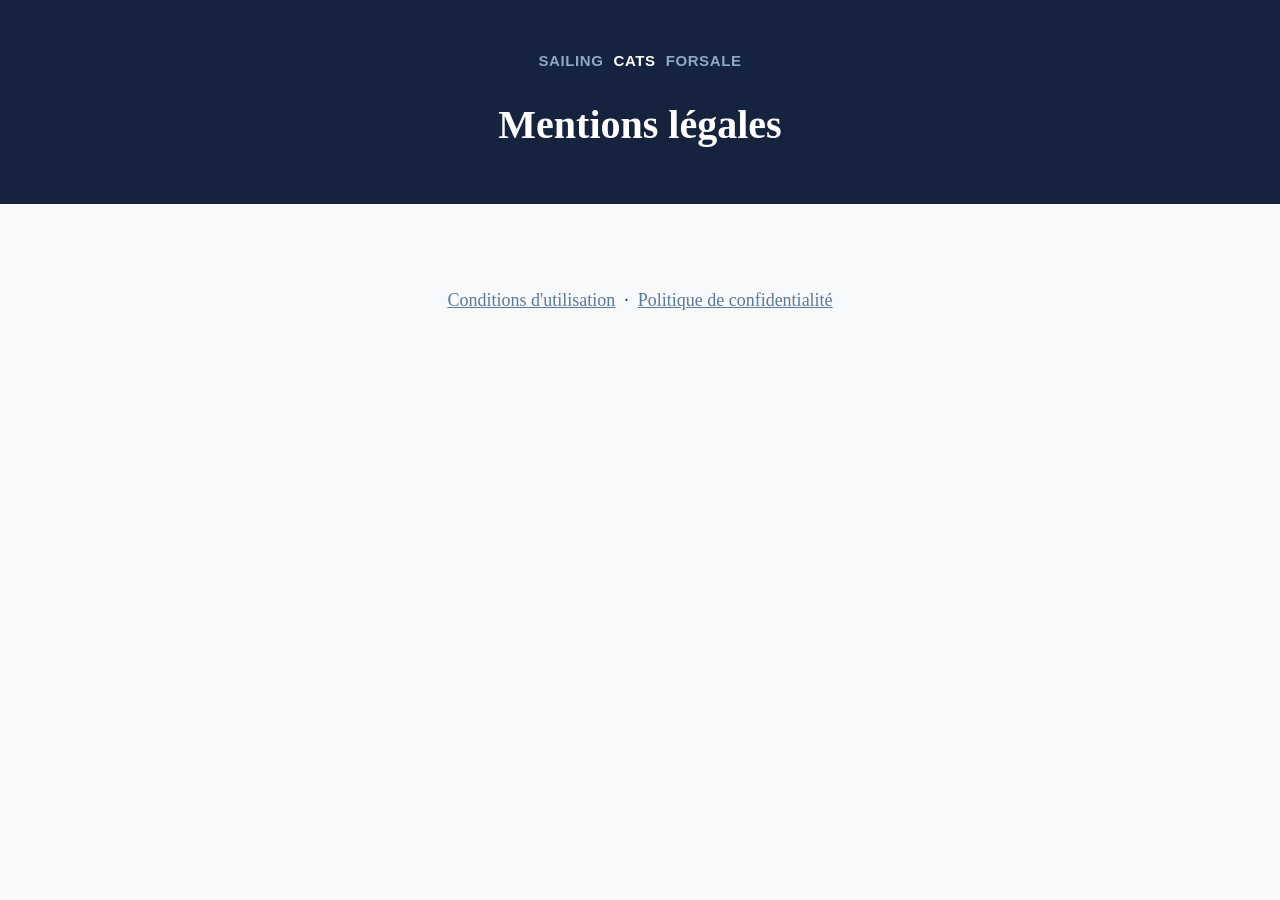
<file: index.html>
<!DOCTYPE html>
<html lang="fr">
<head>
<meta charset="UTF-8">
<meta name="viewport" content="width=device-width, initial-scale=1.0">
<title>SailingCatsForSale — Mentions légales</title>
<link rel="stylesheet" href="style.css">
</head>
<body>

<header class="legal-header">
  <div class="brand">Sailing<span class="cats">Cats</span>ForSale</div>
  <h1>Mentions légales</h1>
</header>

<main style="text-align:center; padding-top: 64px;">
  <p style="font-size:18px">
    <a href="terms.html">Conditions d'utilisation</a>
    &nbsp;·&nbsp;
    <a href="privacy.html">Politique de confidentialité</a>
  </p>
</main>

</body>
</html>
</file>
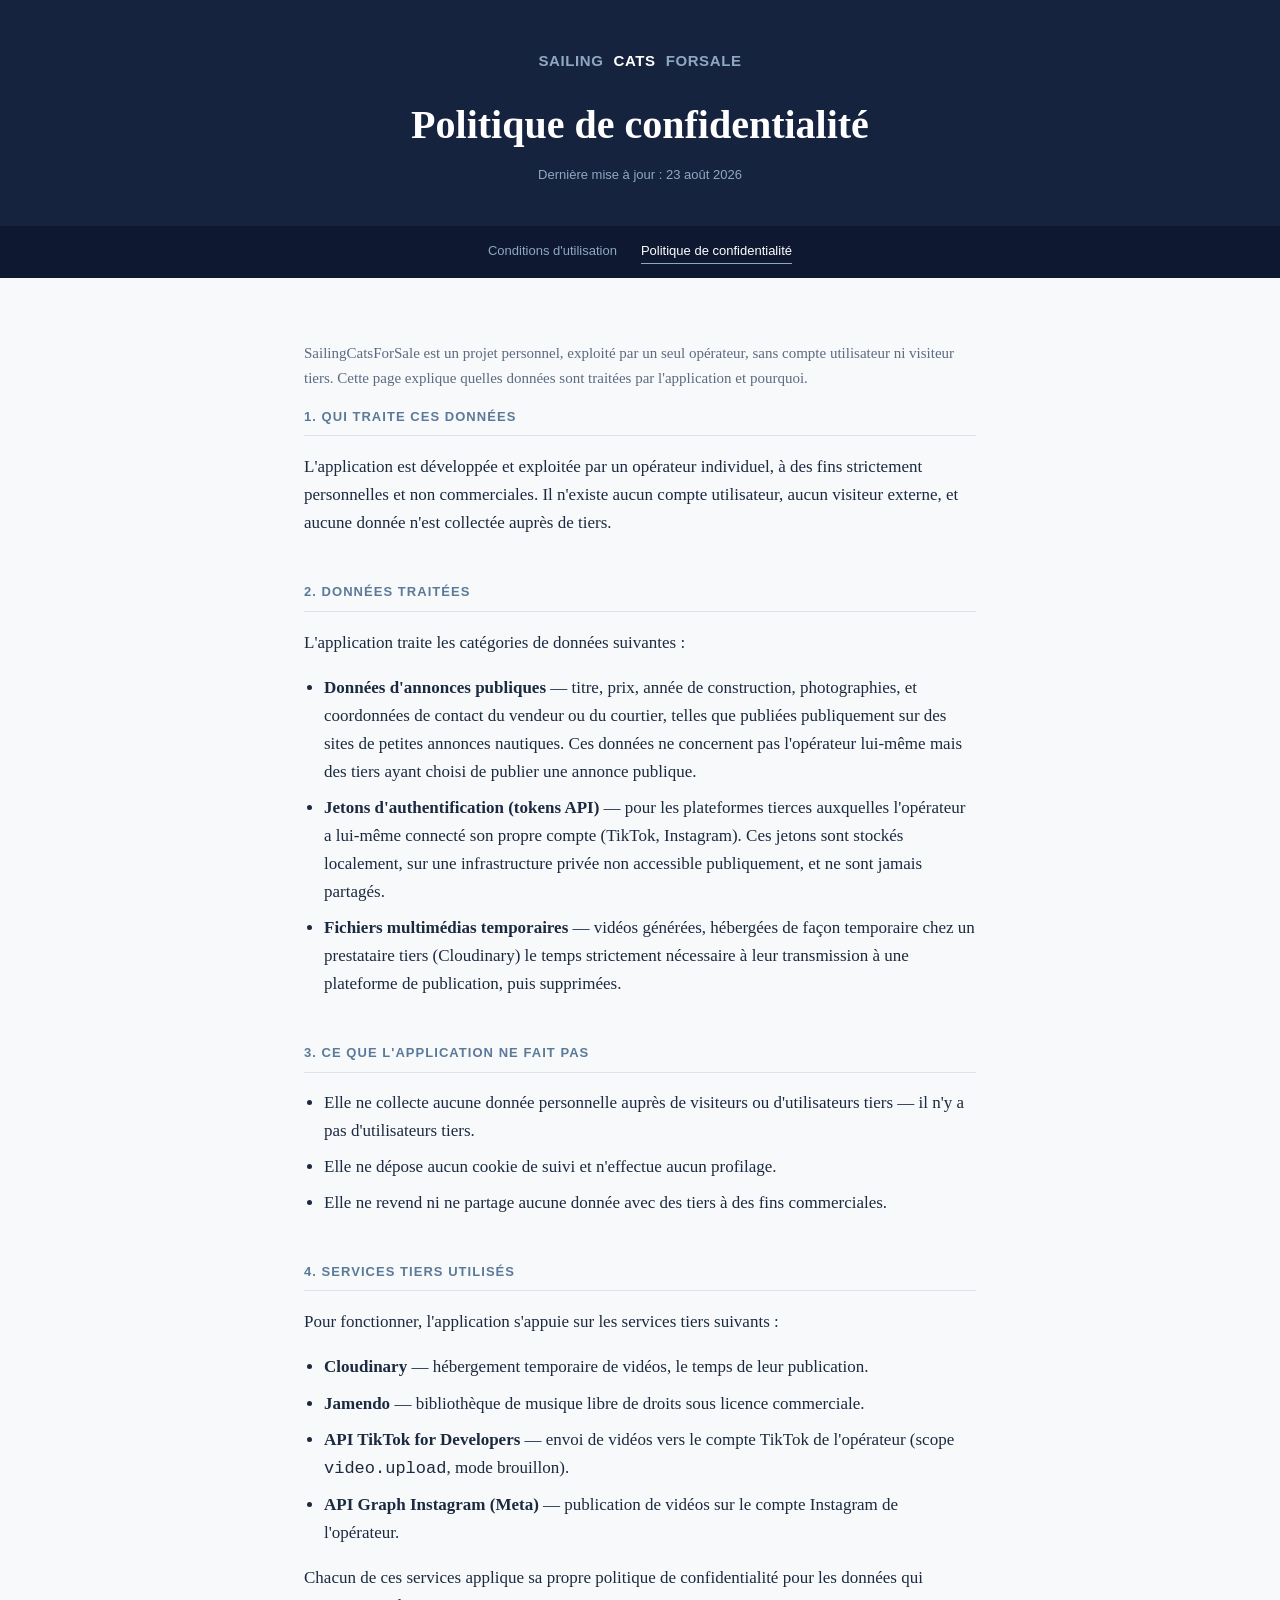
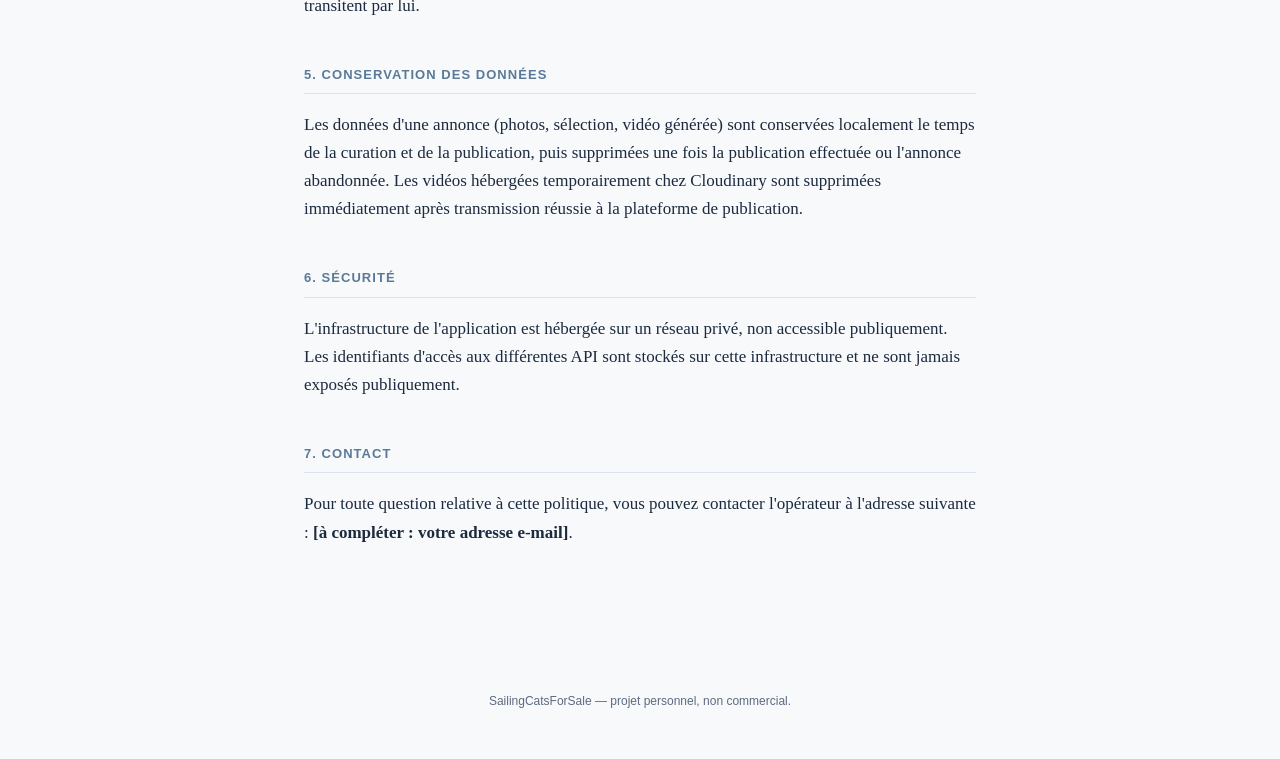
<file: privacy.html>
<!DOCTYPE html>
<html lang="fr">
<head>
<meta charset="UTF-8">
<meta name="viewport" content="width=device-width, initial-scale=1.0">
<title>Politique de confidentialité — SailingCatsForSale</title>
<link rel="stylesheet" href="style.css">
</head>
<body>

<header class="legal-header">
  <div class="brand">Sailing<span class="cats">Cats</span>ForSale</div>
  <h1>Politique de confidentialité</h1>
  <div class="updated">Dernière mise à jour : 23 août 2026</div>
</header>

<nav class="legal-nav">
  <a href="terms.html">Conditions d'utilisation</a>
  <a href="privacy.html" aria-current="page">Politique de confidentialité</a>
</nav>

<main>

<p class="muted">
  SailingCatsForSale est un projet personnel, exploité par un seul opérateur,
  sans compte utilisateur ni visiteur tiers. Cette page explique quelles
  données sont traitées par l'application et pourquoi.
</p>

<h2>1. Qui traite ces données</h2>
<p>
  L'application est développée et exploitée par un opérateur individuel, à des
  fins strictement personnelles et non commerciales. Il n'existe aucun compte
  utilisateur, aucun visiteur externe, et aucune donnée n'est collectée
  auprès de tiers.
</p>

<h2>2. Données traitées</h2>
<p>L'application traite les catégories de données suivantes :</p>
<ul>
  <li>
    <strong>Données d'annonces publiques</strong> — titre, prix, année de
    construction, photographies, et coordonnées de contact du vendeur ou du
    courtier, telles que publiées publiquement sur des sites de petites
    annonces nautiques. Ces données ne concernent pas l'opérateur lui-même
    mais des tiers ayant choisi de publier une annonce publique.
  </li>
  <li>
    <strong>Jetons d'authentification (tokens API)</strong> — pour les
    plateformes tierces auxquelles l'opérateur a lui-même connecté son propre
    compte (TikTok, Instagram). Ces jetons sont stockés localement, sur une
    infrastructure privée non accessible publiquement, et ne sont jamais
    partagés.
  </li>
  <li>
    <strong>Fichiers multimédias temporaires</strong> — vidéos générées,
    hébergées de façon temporaire chez un prestataire tiers (Cloudinary) le
    temps strictement nécessaire à leur transmission à une plateforme de
    publication, puis supprimées.
  </li>
</ul>

<h2>3. Ce que l'application NE fait PAS</h2>
<ul>
  <li>Elle ne collecte aucune donnée personnelle auprès de visiteurs ou d'utilisateurs tiers — il n'y a pas d'utilisateurs tiers.</li>
  <li>Elle ne dépose aucun cookie de suivi et n'effectue aucun profilage.</li>
  <li>Elle ne revend ni ne partage aucune donnée avec des tiers à des fins commerciales.</li>
</ul>

<h2>4. Services tiers utilisés</h2>
<p>Pour fonctionner, l'application s'appuie sur les services tiers suivants :</p>
<ul>
  <li><strong>Cloudinary</strong> — hébergement temporaire de vidéos, le temps de leur publication.</li>
  <li><strong>Jamendo</strong> — bibliothèque de musique libre de droits sous licence commerciale.</li>
  <li><strong>API TikTok for Developers</strong> — envoi de vidéos vers le compte TikTok de l'opérateur (scope <code>video.upload</code>, mode brouillon).</li>
  <li><strong>API Graph Instagram (Meta)</strong> — publication de vidéos sur le compte Instagram de l'opérateur.</li>
</ul>
<p>
  Chacun de ces services applique sa propre politique de confidentialité pour
  les données qui transitent par lui.
</p>

<h2>5. Conservation des données</h2>
<p>
  Les données d'une annonce (photos, sélection, vidéo générée) sont conservées
  localement le temps de la curation et de la publication, puis supprimées
  une fois la publication effectuée ou l'annonce abandonnée. Les vidéos
  hébergées temporairement chez Cloudinary sont supprimées immédiatement après
  transmission réussie à la plateforme de publication.
</p>

<h2>6. Sécurité</h2>
<p>
  L'infrastructure de l'application est hébergée sur un réseau privé, non
  accessible publiquement. Les identifiants d'accès aux différentes API sont
  stockés sur cette infrastructure et ne sont jamais exposés publiquement.
</p>

<h2>7. Contact</h2>
<p>
  Pour toute question relative à cette politique, vous pouvez contacter
  l'opérateur à l'adresse suivante :
  <strong>[à compléter : votre adresse e-mail]</strong>.
</p>

</main>

<footer class="legal-footer">
  SailingCatsForSale — projet personnel, non commercial.
</footer>

</body>
</html>
</file>
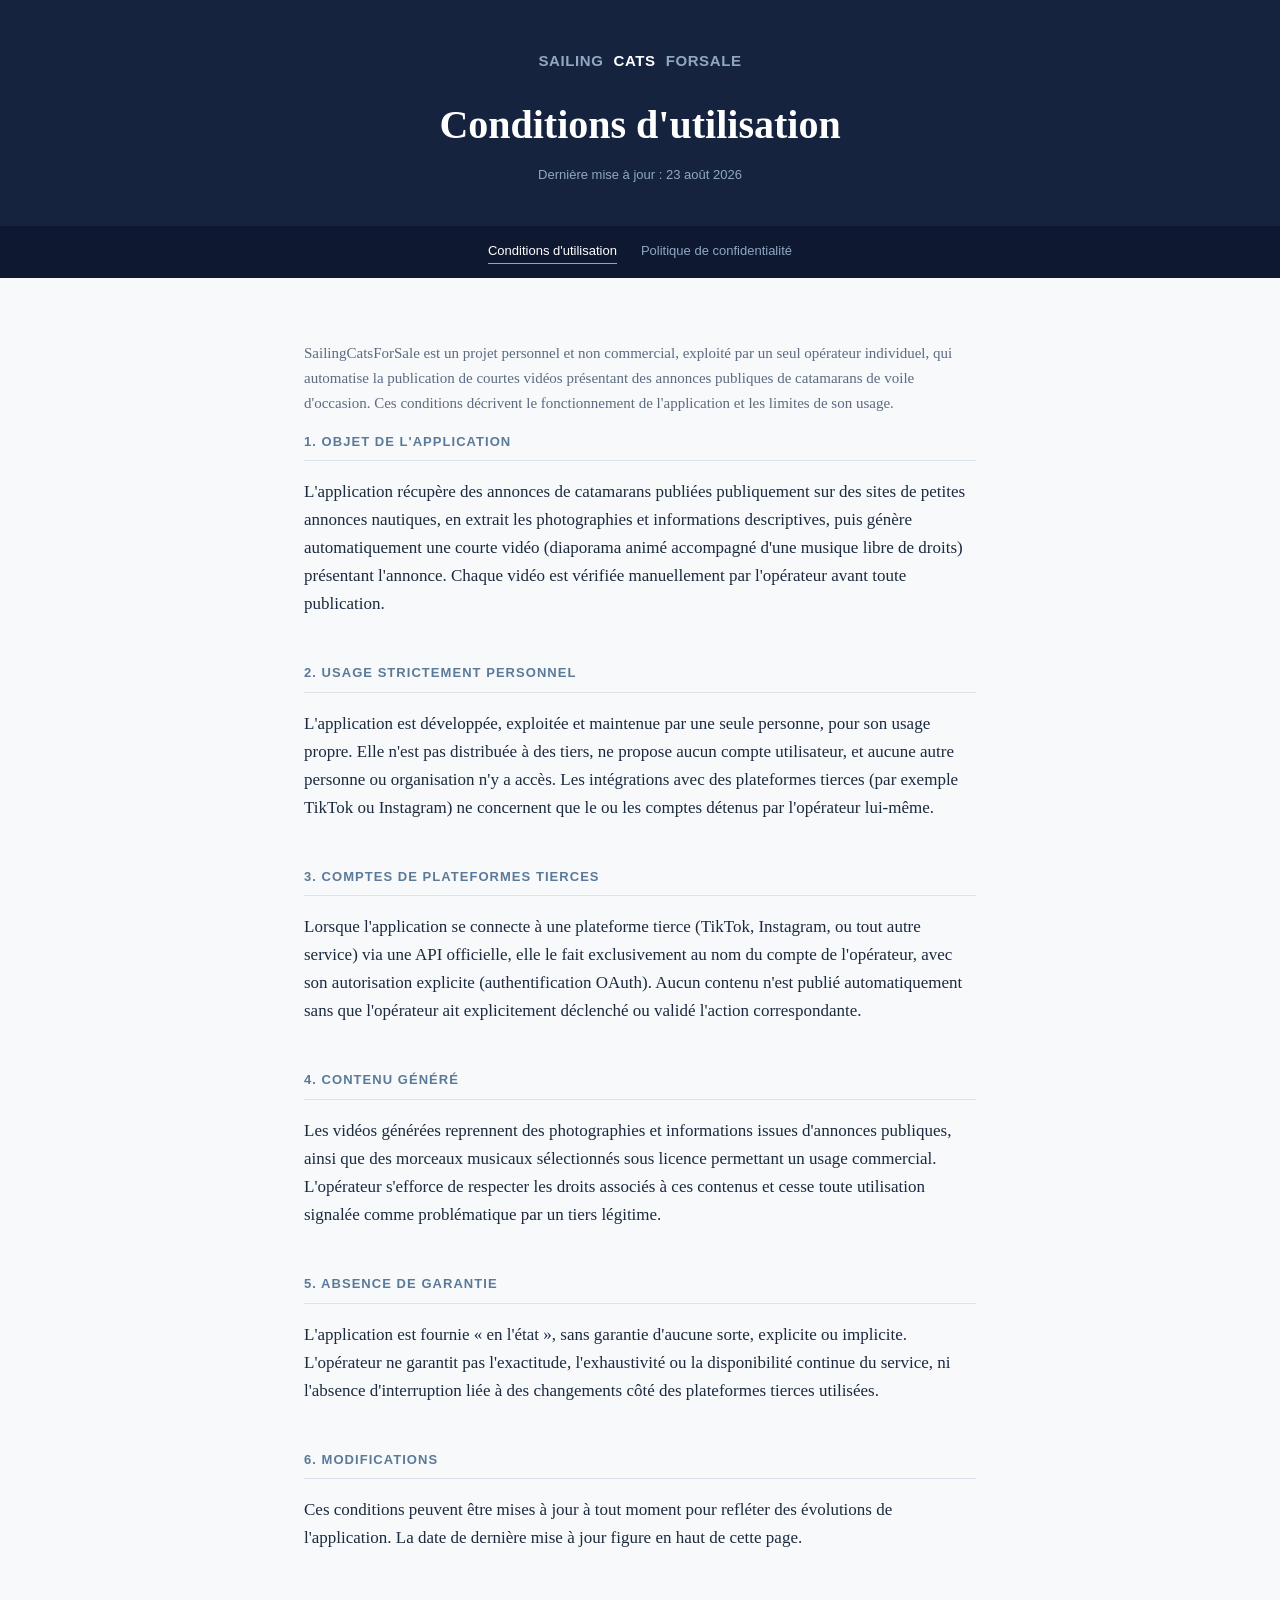
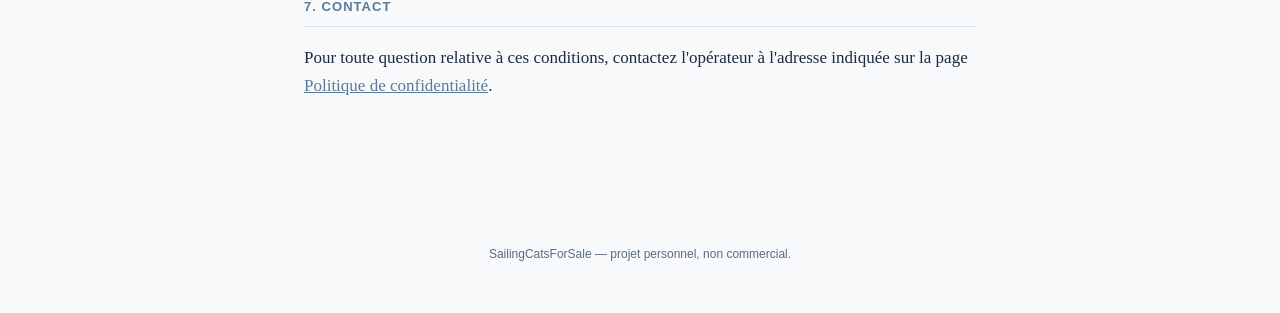
<file: terms.html>
<!DOCTYPE html>
<html lang="fr">
<head>
<meta charset="UTF-8">
<meta name="viewport" content="width=device-width, initial-scale=1.0">
<title>Conditions d'utilisation — SailingCatsForSale</title>
<link rel="stylesheet" href="style.css">
</head>
<body>

<header class="legal-header">
  <div class="brand">Sailing<span class="cats">Cats</span>ForSale</div>
  <h1>Conditions d'utilisation</h1>
  <div class="updated">Dernière mise à jour : 23 août 2026</div>
</header>

<nav class="legal-nav">
  <a href="terms.html" aria-current="page">Conditions d'utilisation</a>
  <a href="privacy.html">Politique de confidentialité</a>
</nav>

<main>

<p class="muted">
  SailingCatsForSale est un projet personnel et non commercial, exploité par un
  seul opérateur individuel, qui automatise la publication de courtes vidéos
  présentant des annonces publiques de catamarans de voile d'occasion. Ces
  conditions décrivent le fonctionnement de l'application et les limites de
  son usage.
</p>

<h2>1. Objet de l'application</h2>
<p>
  L'application récupère des annonces de catamarans publiées publiquement sur
  des sites de petites annonces nautiques, en extrait les photographies et
  informations descriptives, puis génère automatiquement une courte vidéo
  (diaporama animé accompagné d'une musique libre de droits) présentant
  l'annonce. Chaque vidéo est vérifiée manuellement par l'opérateur avant
  toute publication.
</p>

<h2>2. Usage strictement personnel</h2>
<p>
  L'application est développée, exploitée et maintenue par une seule personne,
  pour son usage propre. Elle n'est pas distribuée à des tiers, ne propose
  aucun compte utilisateur, et aucune autre personne ou organisation n'y a
  accès. Les intégrations avec des plateformes tierces (par exemple TikTok ou
  Instagram) ne concernent que le ou les comptes détenus par l'opérateur
  lui-même.
</p>

<h2>3. Comptes de plateformes tierces</h2>
<p>
  Lorsque l'application se connecte à une plateforme tierce (TikTok,
  Instagram, ou tout autre service) via une API officielle, elle le fait
  exclusivement au nom du compte de l'opérateur, avec son autorisation
  explicite (authentification OAuth). Aucun contenu n'est publié
  automatiquement sans que l'opérateur ait explicitement déclenché ou validé
  l'action correspondante.
</p>

<h2>4. Contenu généré</h2>
<p>
  Les vidéos générées reprennent des photographies et informations issues
  d'annonces publiques, ainsi que des morceaux musicaux sélectionnés sous
  licence permettant un usage commercial. L'opérateur s'efforce de respecter
  les droits associés à ces contenus et cesse toute utilisation signalée comme
  problématique par un tiers légitime.
</p>

<h2>5. Absence de garantie</h2>
<p>
  L'application est fournie « en l'état », sans garantie d'aucune sorte,
  explicite ou implicite. L'opérateur ne garantit pas l'exactitude,
  l'exhaustivité ou la disponibilité continue du service, ni l'absence
  d'interruption liée à des changements côté des plateformes tierces
  utilisées.
</p>

<h2>6. Modifications</h2>
<p>
  Ces conditions peuvent être mises à jour à tout moment pour refléter des
  évolutions de l'application. La date de dernière mise à jour figure en haut
  de cette page.
</p>

<h2>7. Contact</h2>
<p>
  Pour toute question relative à ces conditions, contactez l'opérateur à
  l'adresse indiquée sur la page
  <a href="privacy.html">Politique de confidentialité</a>.
</p>

</main>

<footer class="legal-footer">
  SailingCatsForSale — projet personnel, non commercial.
</footer>

</body>
</html>
</file>
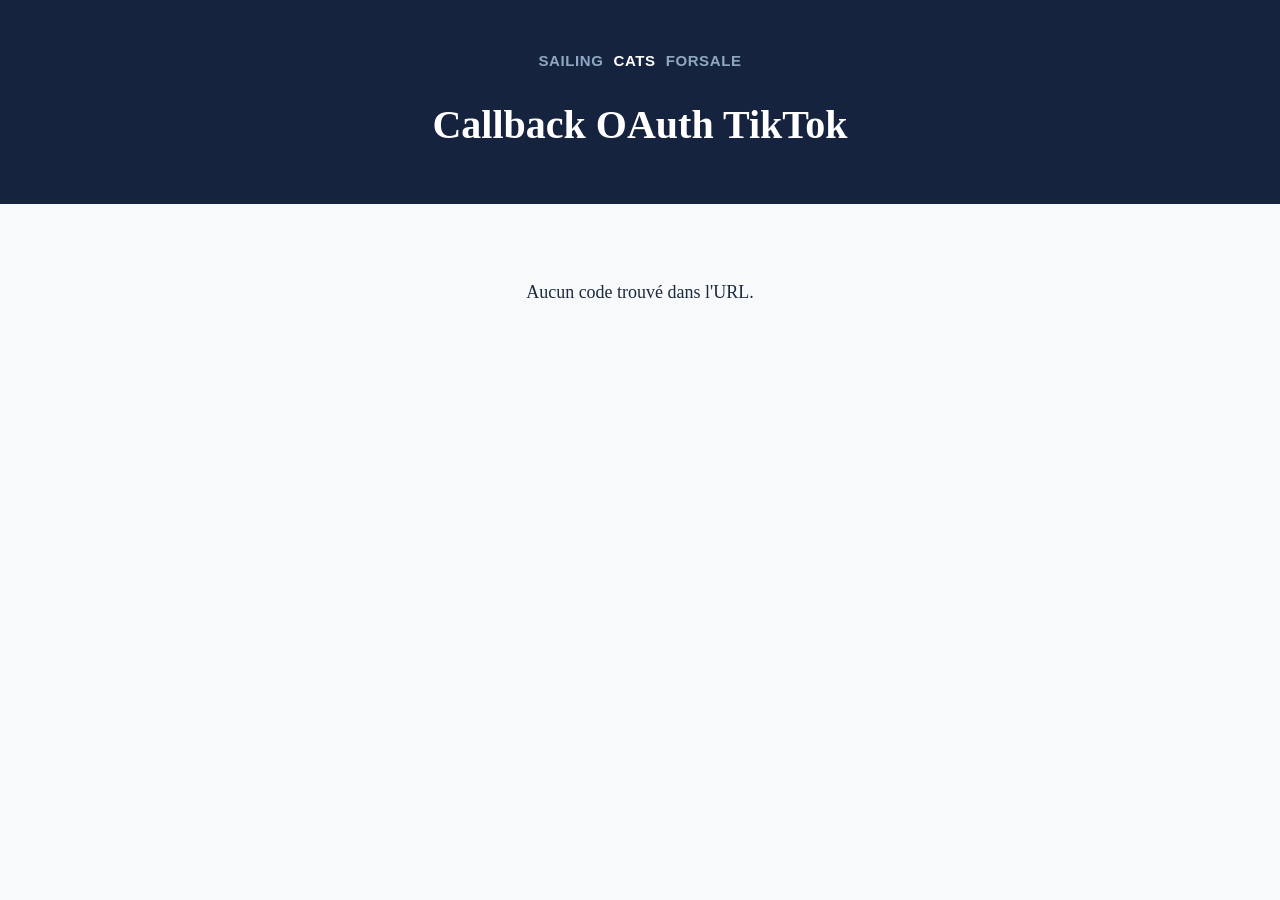
<file: tiktok-callback.html>
<!DOCTYPE html>
<html lang="fr">
<head>
<meta charset="UTF-8">
<meta name="viewport" content="width=device-width, initial-scale=1.0">
<title>Callback OAuth TikTok — SailingCatsForSale</title>
<link rel="stylesheet" href="style.css">
</head>
<body>

<header class="legal-header">
  <div class="brand">Sailing<span class="cats">Cats</span>ForSale</div>
  <h1>Callback OAuth TikTok</h1>
</header>

<main style="text-align:center; padding-top: 56px;">
  <p id="status" style="font-size:18px">Lecture des paramètres...</p>
  <p id="codeBox" style="display:none; margin-top:24px;">
    <span style="font-size:13px; color:var(--text-muted); display:block; margin-bottom:8px;">
      Code d'autorisation (copie-le rapidement, il expire vite) :
    </span>
    <code id="codeValue" style="font-size:15px; background:#eef2f7; padding:10px 16px; border-radius:6px; word-break:break-all; display:inline-block;"></code>
  </p>
  <p id="stateBox" style="display:none; margin-top:16px; font-size:13px; color:var(--text-muted);">
    state reçu : <code id="stateValue"></code>
  </p>
  <p id="errorBox" style="display:none; margin-top:24px; color:#b33; font-size:15px;"></p>
</main>

<script>
  const params = new URLSearchParams(window.location.search);
  const code = params.get('code');
  const state = params.get('state');
  const error = params.get('error');
  const errorDescription = params.get('error_description');

  const statusEl = document.getElementById('status');

  if (error) {
    statusEl.textContent = "Autorisation refusée ou erreur.";
    const errBox = document.getElementById('errorBox');
    errBox.style.display = 'block';
    errBox.textContent = error + (errorDescription ? (' — ' + errorDescription) : '');
  } else if (code) {
    statusEl.textContent = "Autorisation réussie.";
    document.getElementById('codeBox').style.display = 'block';
    document.getElementById('codeValue').textContent = code;
    if (state) {
      document.getElementById('stateBox').style.display = 'block';
      document.getElementById('stateValue').textContent = state;
    }
  } else {
    statusEl.textContent = "Aucun code trouvé dans l'URL.";
  }
</script>

</body>
</html>
</file>
<file: style.css>
:root {
  --navy: #16233f;
  --navy-deep: #0e1830;
  --steel: #5b7a99;
  --steel-light: #8fa8c2;
  --paper: #f7f9fb;
  --line: #dbe3ec;
  --text: #1c2a3f;
  --text-muted: #5c6b80;
}

* { box-sizing: border-box; }

body {
  margin: 0;
  background: var(--paper);
  color: var(--text);
  font-family: "Georgia", "Iowan Old Style", serif;
  line-height: 1.65;
}

header.legal-header {
  background: var(--navy);
  color: #fff;
  padding: 48px 24px 40px;
  text-align: center;
}

header.legal-header .brand {
  display: inline-flex;
  align-items: center;
  gap: 10px;
  font-family: "Helvetica Neue", Arial, sans-serif;
  font-weight: 700;
  letter-spacing: 0.04em;
  font-size: 15px;
  text-transform: uppercase;
  color: var(--steel-light);
}

header.legal-header .brand .cats { color: #fff; }

header.legal-header h1 {
  margin: 18px 0 6px;
  font-size: clamp(28px, 4vw, 40px);
  font-weight: 600;
}

header.legal-header .updated {
  font-family: "Helvetica Neue", Arial, sans-serif;
  font-size: 13px;
  color: var(--steel-light);
}

nav.legal-nav {
  display: flex;
  justify-content: center;
  gap: 24px;
  padding: 14px 24px;
  background: var(--navy-deep);
  font-family: "Helvetica Neue", Arial, sans-serif;
  font-size: 13px;
}

nav.legal-nav a {
  color: var(--steel-light);
  text-decoration: none;
  border-bottom: 1px solid transparent;
  padding-bottom: 2px;
}

nav.legal-nav a[aria-current="page"],
nav.legal-nav a:hover {
  color: #fff;
  border-bottom-color: var(--steel-light);
}

main {
  max-width: 720px;
  margin: 0 auto;
  padding: 48px 24px 96px;
}

main h2 {
  font-family: "Helvetica Neue", Arial, sans-serif;
  font-size: 13px;
  text-transform: uppercase;
  letter-spacing: 0.08em;
  color: var(--steel);
  margin: 44px 0 12px;
  padding-bottom: 8px;
  border-bottom: 1px solid var(--line);
}

main h2:first-of-type { margin-top: 0; }

main p, main li {
  font-size: 17px;
  color: var(--text);
}

main p.muted {
  color: var(--text-muted);
  font-size: 15px;
}

main ul { padding-left: 20px; }
main li { margin-bottom: 8px; }

a { color: var(--steel); }

footer.legal-footer {
  text-align: center;
  padding: 32px 24px 48px;
  font-family: "Helvetica Neue", Arial, sans-serif;
  font-size: 12px;
  color: var(--text-muted);
}
</file>
